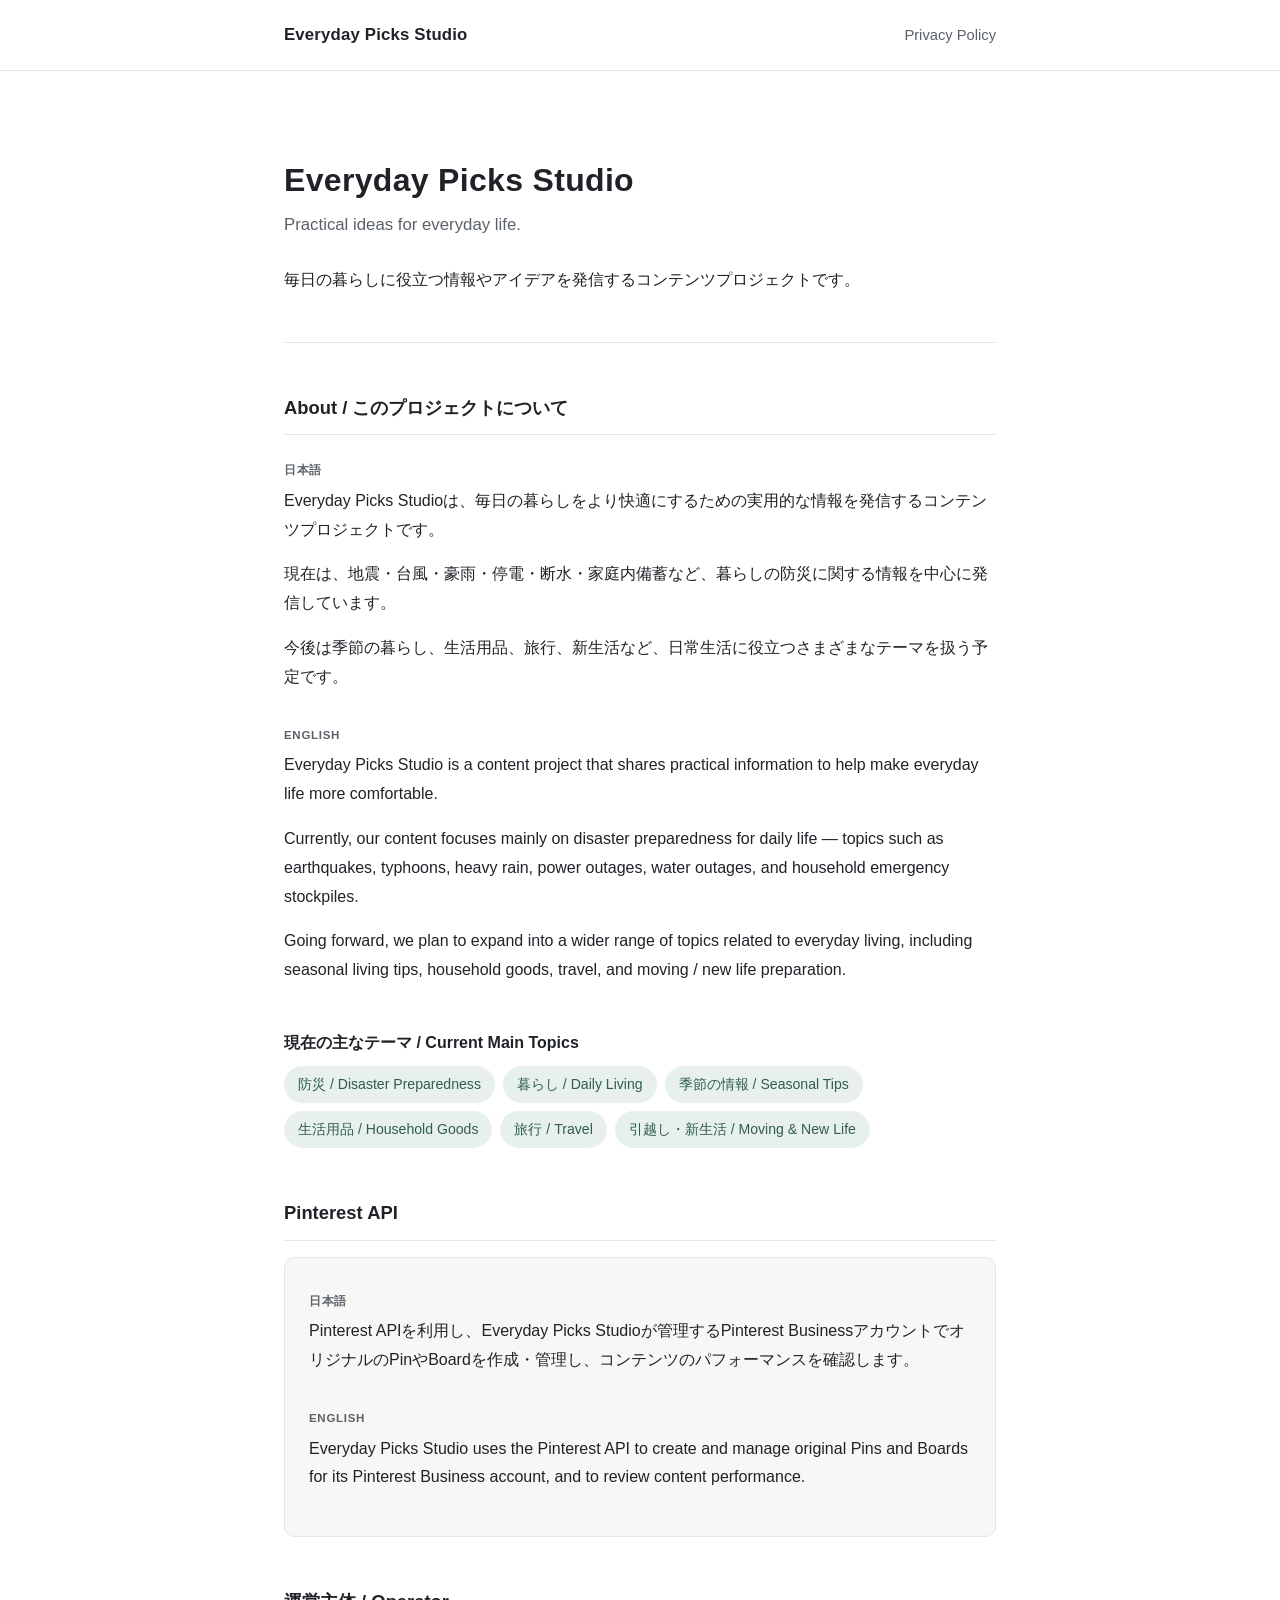
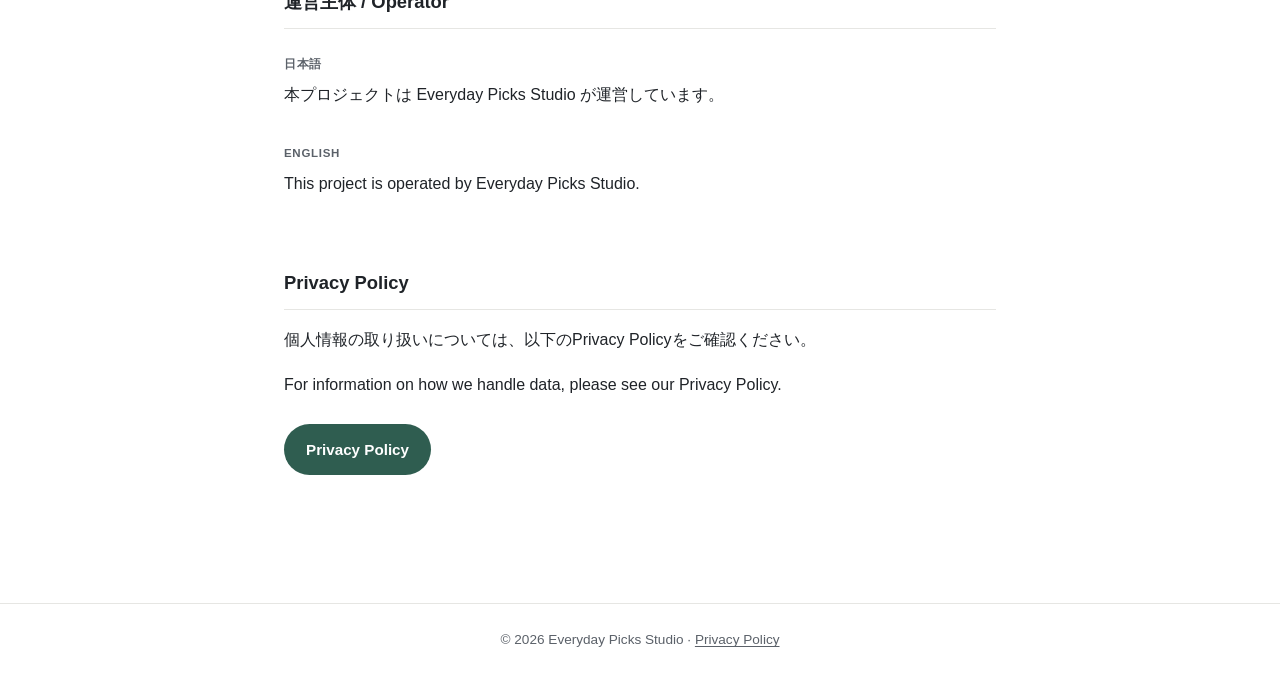
<file: index.html>
<!DOCTYPE html>
<html lang="ja">
<head>
<meta charset="UTF-8">
<meta name="viewport" content="width=device-width, initial-scale=1">
<title>Everyday Picks Studio</title>
<meta name="description" content="Everyday Picks Studio is a content project sharing practical ideas for everyday life, currently focused on disaster preparedness and daily living tips. / Everyday Picks Studioは、暮らしに役立つ実用的な情報を発信するコンテンツプロジェクトです。">
<link rel="canonical" href="https://everyday-picks-studio.github.io/">
<link rel="stylesheet" href="styles.css">
</head>
<body>

<header class="site-header">
  <div class="inner">
    <a class="brand" href="/">Everyday Picks Studio</a>
    <nav class="site-nav">
      <a href="/privacy-policy/">Privacy Policy</a>
    </nav>
  </div>
</header>

<main>

  <section class="hero">
    <h1>Everyday Picks Studio</h1>
    <p class="tagline">Practical ideas for everyday life.</p>
    <p class="tagline-ja">毎日の暮らしに役立つ情報やアイデアを発信するコンテンツプロジェクトです。</p>
  </section>

  <section id="about">
    <h2>About / このプロジェクトについて</h2>

    <div class="lang-block">
      <span class="lang-label">日本語</span>
      <p>Everyday Picks Studioは、毎日の暮らしをより快適にするための実用的な情報を発信するコンテンツプロジェクトです。</p>
      <p>現在は、地震・台風・豪雨・停電・断水・家庭内備蓄など、暮らしの防災に関する情報を中心に発信しています。</p>
      <p>今後は季節の暮らし、生活用品、旅行、新生活など、日常生活に役立つさまざまなテーマを扱う予定です。</p>
    </div>

    <div class="lang-block">
      <span class="lang-label">English</span>
      <p>Everyday Picks Studio is a content project that shares practical information to help make everyday life more comfortable.</p>
      <p>Currently, our content focuses mainly on disaster preparedness for daily life — topics such as earthquakes, typhoons, heavy rain, power outages, water outages, and household emergency stockpiles.</p>
      <p>Going forward, we plan to expand into a wider range of topics related to everyday living, including seasonal living tips, household goods, travel, and moving / new life preparation.</p>
    </div>

    <h3>現在の主なテーマ / Current Main Topics</h3>
    <ul class="topics">
      <li>防災 / Disaster Preparedness</li>
      <li>暮らし / Daily Living</li>
      <li>季節の情報 / Seasonal Tips</li>
      <li>生活用品 / Household Goods</li>
      <li>旅行 / Travel</li>
      <li>引越し・新生活 / Moving &amp; New Life</li>
    </ul>
  </section>

  <section id="pinterest-api">
    <h2>Pinterest API</h2>

    <div class="card">
      <div class="lang-block">
        <span class="lang-label">日本語</span>
        <p>Pinterest APIを利用し、Everyday Picks Studioが管理するPinterest BusinessアカウントでオリジナルのPinやBoardを作成・管理し、コンテンツのパフォーマンスを確認します。</p>
      </div>
      <div class="lang-block">
        <span class="lang-label">English</span>
        <p>Everyday Picks Studio uses the Pinterest API to create and manage original Pins and Boards for its Pinterest Business account, and to review content performance.</p>
      </div>
    </div>
  </section>

  <section id="operator">
    <h2>運営主体 / Operator</h2>
    <div class="lang-block">
      <span class="lang-label">日本語</span>
      <p>本プロジェクトは Everyday Picks Studio が運営しています。</p>
    </div>
    <div class="lang-block">
      <span class="lang-label">English</span>
      <p>This project is operated by Everyday Picks Studio.</p>
    </div>
  </section>

  <section id="privacy">
    <h2>Privacy Policy</h2>
    <p>個人情報の取り扱いについては、以下のPrivacy Policyをご確認ください。</p>
    <p>For information on how we handle data, please see our Privacy Policy.</p>
    <a class="cta-link" href="/privacy-policy/">Privacy Policy</a>
  </section>

</main>

<footer class="site-footer">
  <div class="inner">
    <p>&copy; 2026 Everyday Picks Studio &middot; <a href="/privacy-policy/">Privacy Policy</a></p>
  </div>
</footer>

</body>
</html>
</file>
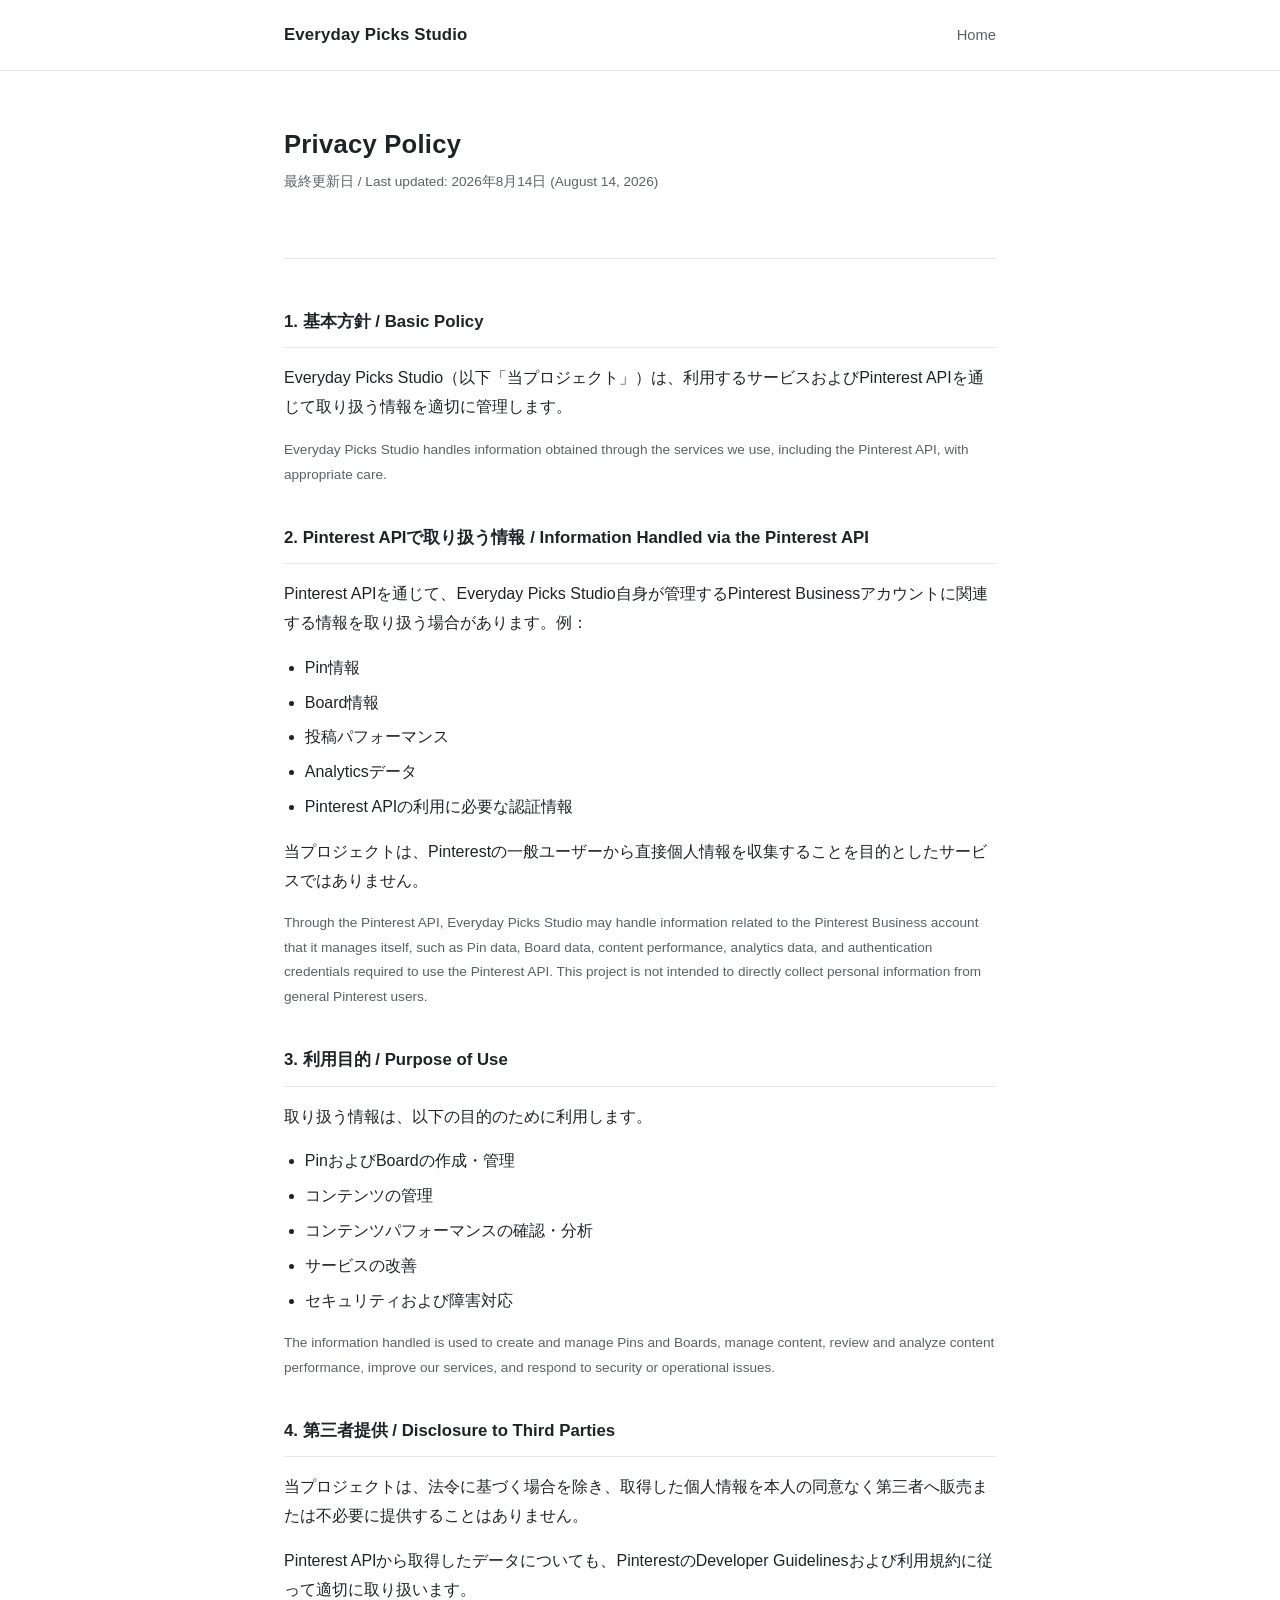
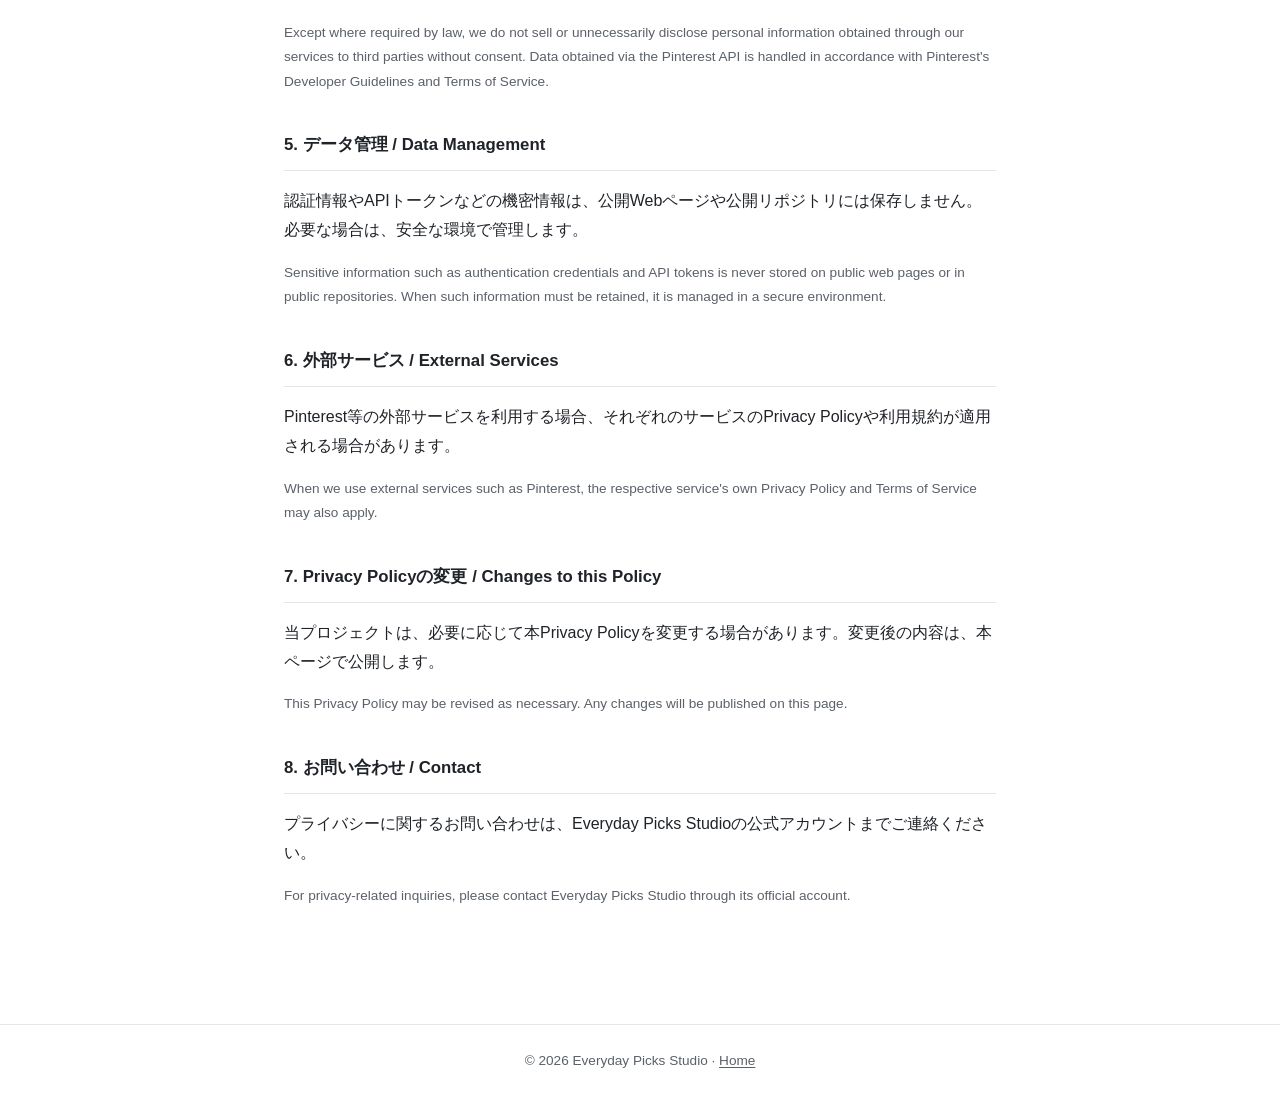
<file: privacy-policy/index.html>
<!DOCTYPE html>
<html lang="ja">
<head>
<meta charset="UTF-8">
<meta name="viewport" content="width=device-width, initial-scale=1">
<title>Privacy Policy | Everyday Picks Studio</title>
<meta name="description" content="Privacy Policy for Everyday Picks Studio, covering how we handle information, including information accessed through the Pinterest API. / Everyday Picks StudioのPrivacy Policyです。">
<link rel="canonical" href="https://everyday-picks-studio.github.io/privacy-policy/">
<link rel="stylesheet" href="../styles.css">
</head>
<body>

<header class="site-header">
  <div class="inner">
    <a class="brand" href="/">Everyday Picks Studio</a>
    <nav class="site-nav">
      <a href="/">Home</a>
    </nav>
  </div>
</header>

<main>

  <section class="hero" style="padding-top:8px;">
    <h1 style="font-size:1.6rem;">Privacy Policy</h1>
    <p class="meta-note">最終更新日 / Last updated: 2026年8月14日 (August 14, 2026)</p>
  </section>

  <section class="policy-section">
    <h2>1. 基本方針 / Basic Policy</h2>
    <p>Everyday Picks Studio（以下「当プロジェクト」）は、利用するサービスおよびPinterest APIを通じて取り扱う情報を適切に管理します。</p>
    <p class="meta-note">Everyday Picks Studio handles information obtained through the services we use, including the Pinterest API, with appropriate care.</p>
  </section>

  <section class="policy-section">
    <h2>2. Pinterest APIで取り扱う情報 / Information Handled via the Pinterest API</h2>
    <p>Pinterest APIを通じて、Everyday Picks Studio自身が管理するPinterest Businessアカウントに関連する情報を取り扱う場合があります。例：</p>
    <ul>
      <li>Pin情報</li>
      <li>Board情報</li>
      <li>投稿パフォーマンス</li>
      <li>Analyticsデータ</li>
      <li>Pinterest APIの利用に必要な認証情報</li>
    </ul>
    <p>当プロジェクトは、Pinterestの一般ユーザーから直接個人情報を収集することを目的としたサービスではありません。</p>
    <p class="meta-note">Through the Pinterest API, Everyday Picks Studio may handle information related to the Pinterest Business account that it manages itself, such as Pin data, Board data, content performance, analytics data, and authentication credentials required to use the Pinterest API. This project is not intended to directly collect personal information from general Pinterest users.</p>
  </section>

  <section class="policy-section">
    <h2>3. 利用目的 / Purpose of Use</h2>
    <p>取り扱う情報は、以下の目的のために利用します。</p>
    <ul>
      <li>PinおよびBoardの作成・管理</li>
      <li>コンテンツの管理</li>
      <li>コンテンツパフォーマンスの確認・分析</li>
      <li>サービスの改善</li>
      <li>セキュリティおよび障害対応</li>
    </ul>
    <p class="meta-note">The information handled is used to create and manage Pins and Boards, manage content, review and analyze content performance, improve our services, and respond to security or operational issues.</p>
  </section>

  <section class="policy-section">
    <h2>4. 第三者提供 / Disclosure to Third Parties</h2>
    <p>当プロジェクトは、法令に基づく場合を除き、取得した個人情報を本人の同意なく第三者へ販売または不必要に提供することはありません。</p>
    <p>Pinterest APIから取得したデータについても、PinterestのDeveloper Guidelinesおよび利用規約に従って適切に取り扱います。</p>
    <p class="meta-note">Except where required by law, we do not sell or unnecessarily disclose personal information obtained through our services to third parties without consent. Data obtained via the Pinterest API is handled in accordance with Pinterest's Developer Guidelines and Terms of Service.</p>
  </section>

  <section class="policy-section">
    <h2>5. データ管理 / Data Management</h2>
    <p>認証情報やAPIトークンなどの機密情報は、公開Webページや公開リポジトリには保存しません。必要な場合は、安全な環境で管理します。</p>
    <p class="meta-note">Sensitive information such as authentication credentials and API tokens is never stored on public web pages or in public repositories. When such information must be retained, it is managed in a secure environment.</p>
  </section>

  <section class="policy-section">
    <h2>6. 外部サービス / External Services</h2>
    <p>Pinterest等の外部サービスを利用する場合、それぞれのサービスのPrivacy Policyや利用規約が適用される場合があります。</p>
    <p class="meta-note">When we use external services such as Pinterest, the respective service's own Privacy Policy and Terms of Service may also apply.</p>
  </section>

  <section class="policy-section">
    <h2>7. Privacy Policyの変更 / Changes to this Policy</h2>
    <p>当プロジェクトは、必要に応じて本Privacy Policyを変更する場合があります。変更後の内容は、本ページで公開します。</p>
    <p class="meta-note">This Privacy Policy may be revised as necessary. Any changes will be published on this page.</p>
  </section>

  <section class="policy-section">
    <h2>8. お問い合わせ / Contact</h2>
    <p>プライバシーに関するお問い合わせは、Everyday Picks Studioの公式アカウントまでご連絡ください。</p>
    <p class="meta-note">For privacy-related inquiries, please contact Everyday Picks Studio through its official account.</p>
  </section>

</main>

<footer class="site-footer">
  <div class="inner">
    <p>&copy; 2026 Everyday Picks Studio &middot; <a href="/">Home</a></p>
  </div>
</footer>

</body>
</html>
</file>
<file: styles.css>
/* Everyday Picks Studio — base styles */

:root {
  --color-bg: #ffffff;
  --color-bg-soft: #f7f7f5;
  --color-text: #1f2328;
  --color-text-muted: #5b6169;
  --color-border: #e6e6e3;
  --color-accent: #2f5d50;
  --color-accent-soft: #e8f0ee;
  --max-width: 760px;
  --radius: 10px;
}

* {
  box-sizing: border-box;
}

html {
  -webkit-text-size-adjust: 100%;
}

body {
  margin: 0;
  font-family: -apple-system, BlinkMacSystemFont, "Segoe UI", "Hiragino Kaku Gothic ProN",
    "Hiragino Sans", Meiryo, Roboto, Arial, sans-serif;
  color: var(--color-text);
  background: var(--color-bg);
  line-height: 1.8;
  -webkit-font-smoothing: antialiased;
}

a {
  color: var(--color-accent);
  text-decoration: underline;
  text-underline-offset: 2px;
}

a:hover {
  opacity: 0.8;
}

.site-header {
  border-bottom: 1px solid var(--color-border);
}

.site-header .inner {
  max-width: var(--max-width);
  margin: 0 auto;
  padding: 20px 24px;
  display: flex;
  align-items: center;
  justify-content: space-between;
  gap: 12px;
}

.brand {
  font-weight: 700;
  font-size: 1.05rem;
  color: var(--color-text);
  text-decoration: none;
  letter-spacing: 0.01em;
}

.brand:hover {
  opacity: 1;
}

.site-nav a {
  font-size: 0.92rem;
  color: var(--color-text-muted);
  text-decoration: none;
  margin-left: 20px;
}

.site-nav a:hover {
  color: var(--color-accent);
}

main {
  max-width: var(--max-width);
  margin: 0 auto;
  padding: 48px 24px 80px;
}

.hero {
  padding: 40px 0 48px;
  border-bottom: 1px solid var(--color-border);
  margin-bottom: 48px;
}

.hero h1 {
  font-size: 2rem;
  line-height: 1.35;
  margin: 0 0 8px;
  letter-spacing: 0.01em;
}

.hero .tagline {
  font-size: 1.05rem;
  color: var(--color-text-muted);
  margin: 0 0 24px;
}

.hero .tagline-ja {
  font-size: 1.02rem;
  color: var(--color-text);
  margin: 0;
}

section {
  margin-bottom: 48px;
}

section h2 {
  font-size: 1.15rem;
  margin: 0 0 16px;
  padding-bottom: 10px;
  border-bottom: 1px solid var(--color-border);
}

section h3 {
  font-size: 1rem;
  margin: 24px 0 8px;
  color: var(--color-text);
}

p {
  margin: 0 0 16px;
}

.lang-block {
  padding: 4px 0;
}

.lang-block + .lang-block {
  margin-top: 4px;
}

.lang-label {
  display: inline-block;
  font-size: 0.72rem;
  font-weight: 600;
  letter-spacing: 0.06em;
  color: var(--color-text-muted);
  text-transform: uppercase;
  margin-bottom: 6px;
}

.card {
  background: var(--color-bg-soft);
  border: 1px solid var(--color-border);
  border-radius: var(--radius);
  padding: 24px;
}

.cta-link {
  display: inline-block;
  margin-top: 8px;
  padding: 12px 22px;
  background: var(--color-accent);
  color: #ffffff;
  text-decoration: none;
  border-radius: 999px;
  font-size: 0.95rem;
  font-weight: 600;
}

.cta-link:hover {
  opacity: 0.9;
}

.topics {
  list-style: none;
  padding: 0;
  margin: 0;
  display: flex;
  flex-wrap: wrap;
  gap: 8px;
}

.topics li {
  background: var(--color-accent-soft);
  color: var(--color-accent);
  border-radius: 999px;
  padding: 6px 14px;
  font-size: 0.88rem;
}

.policy-section {
  margin-bottom: 36px;
}

.policy-section h2 {
  font-size: 1.05rem;
}

.policy-section ul {
  padding-left: 1.3em;
  margin: 0 0 16px;
}

.policy-section li {
  margin-bottom: 6px;
}

.meta-note {
  font-size: 0.85rem;
  color: var(--color-text-muted);
}

.site-footer {
  border-top: 1px solid var(--color-border);
  padding: 24px;
  text-align: center;
  color: var(--color-text-muted);
  font-size: 0.85rem;
}

.site-footer .inner {
  max-width: var(--max-width);
  margin: 0 auto;
}

.site-footer a {
  color: var(--color-text-muted);
}

@media (max-width: 600px) {
  .hero h1 {
    font-size: 1.6rem;
  }

  main {
    padding: 32px 18px 64px;
  }

  .site-header .inner {
    padding: 16px 18px;
    flex-wrap: wrap;
  }

  .site-nav a {
    margin-left: 0;
    margin-right: 16px;
  }
}
</file>
